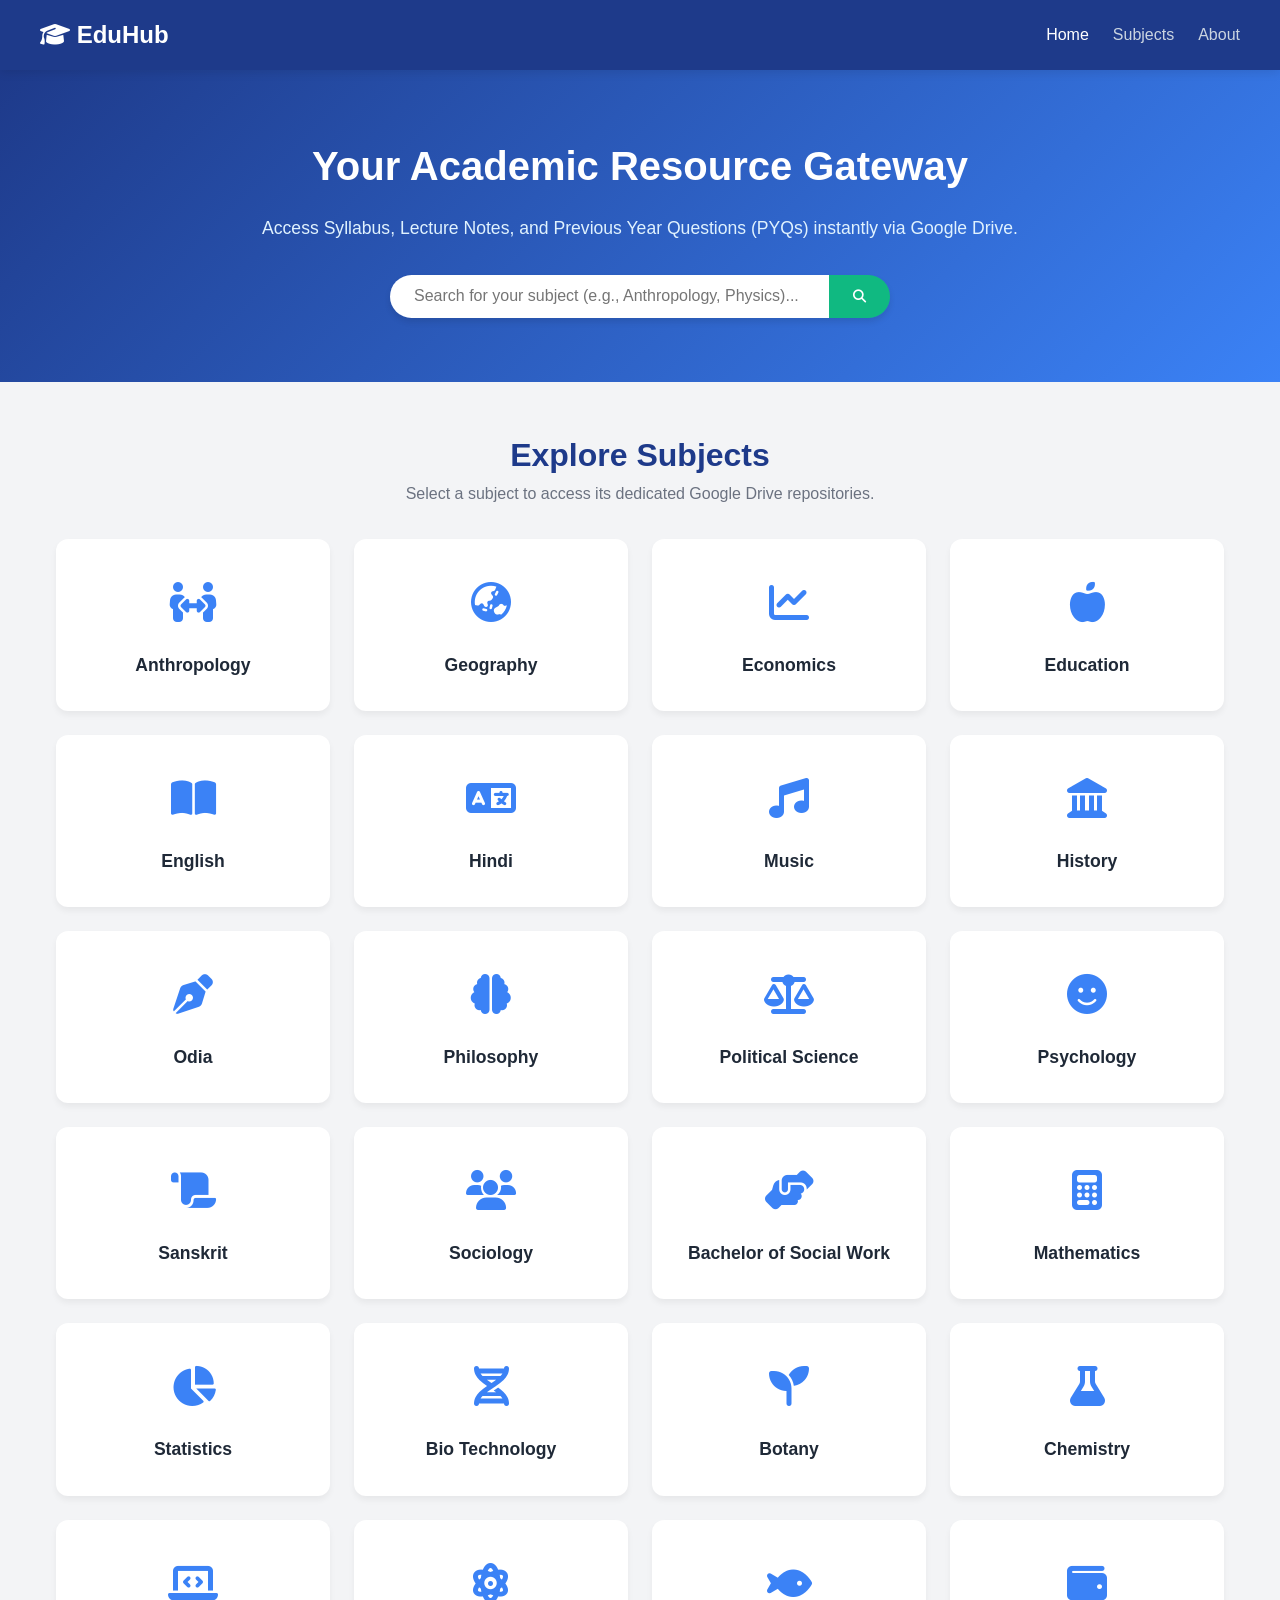
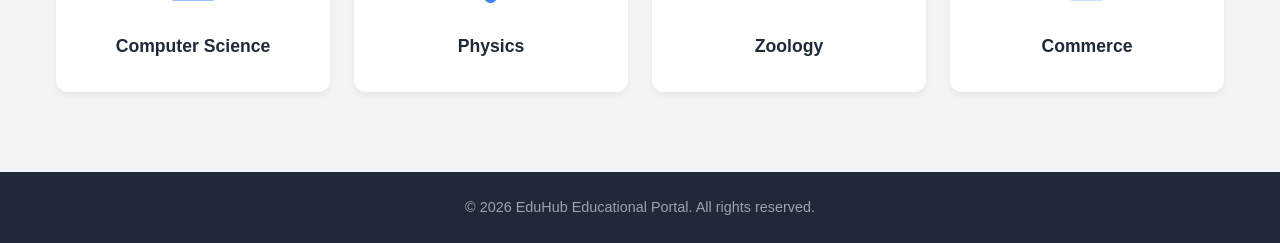
<file: index.html>
<!DOCTYPE html>
<html lang="en">
<head>
    <meta charset="UTF-8">
    <meta name="viewport" content="width=device-width, initial-scale=1.0">
    <title>EduHub | Educational Resource Portal</title>
    <link rel="stylesheet" href="styles.css">
    <link rel="stylesheet" href="https://cdnjs.cloudflare.com/ajax/libs/font-awesome/6.4.0/css/all.min.css">
</head>
<body>

    <nav class="navbar">
        <div class="nav-container">
            <a href="index.html" class="logo"><i class="fas fa-graduation-cap"></i> EduHub</a>
            <ul class="nav-links">
                <li><a href="index.html" class="active">Home</a></li>
                <li><a href="#subjects">Subjects</a></li>
                <li><a href="about.html">About</a></li>
            </ul>
        </div>
    </nav>

    <header class="hero">
        <div class="hero-content">
            <h1>Your Academic Resource Gateway</h1>
            <p>Access Syllabus, Lecture Notes, and Previous Year Questions (PYQs) instantly via Google Drive.</p>
            <div class="search-container">
                <input type="text" id="subjectSearch" placeholder="Search for your subject (e.g., Anthropology, Physics)..." onkeyup="filterSubjects()">
                <button type="button"><i class="fas fa-search"></i></button>
            </div>
        </div>
    </header>

    <main class="subjects-section" id="subjects">
        <h2>Explore Subjects</h2>
        <p class="subtitle">Select a subject to access its dedicated Google Drive repositories.</p>
        
        <div class="subject-grid" id="subjectGrid">
            <a href="subjects/anthropology.html" class="subject-card" data-name="anthropology">
                <div class="card-icon"><i class="fas fa-people-arrows"></i></div>
                <h3>Anthropology</h3>
            </a>
            <a href="subjects/geography.html" class="subject-card" data-name="geography">
                <div class="card-icon"><i class="fas fa-globe-asia"></i></div>
                <h3>Geography</h3>
            </a>
            <a href="subjects/economics.html" class="subject-card" data-name="economics">
                <div class="card-icon"><i class="fas fa-chart-line"></i></div>
                <h3>Economics</h3>
            </a>
            <a href="subjects/education.html" class="subject-card" data-name="education">
                <div class="card-icon"><i class="fas fa-apple-alt"></i></div>
                <h3>Education</h3>
            </a>
            <a href="subjects/english.html" class="subject-card" data-name="english">
                <div class="card-icon"><i class="fas fa-book-open"></i></div>
                <h3>English</h3>
            </a>
            <a href="subjects/hindi.html" class="subject-card" data-name="hindi">
                <div class="card-icon"><i class="fas fa-language"></i></div>
                <h3>Hindi</h3>
            </a>
            <a href="subjects/music.html" class="subject-card" data-name="music">
                <div class="card-icon"><i class="fas fa-music"></i></div>
                <h3>Music</h3>
            </a>
            <a href="subjects/history.html" class="subject-card" data-name="history">
                <div class="card-icon"><i class="fas fa-landmark"></i></div>
                <h3>History</h3>
            </a>
            <a href="subjects/odia.html" class="subject-card" data-name="odia">
                <div class="card-icon"><i class="fas fa-pen-nib"></i></div>
                <h3>Odia</h3>
            </a>
            <a href="subjects/philosophy.html" class="subject-card" data-name="philosophy">
                <div class="card-icon"><i class="fas fa-brain"></i></div>
                <h3>Philosophy</h3>
            </a>
            <a href="subjects/political-science.html" class="subject-card" data-name="political science">
                <div class="card-icon"><i class="fas fa-balance-scale"></i></div>
                <h3>Political Science</h3>
            </a>
            <a href="subjects/psychology.html" class="subject-card" data-name="psychology">
                <div class="card-icon"><i class="fas fa-smile"></i></div>
                <h3>Psychology</h3>
            </a>
            <a href="subjects/sanskrit.html" class="subject-card" data-name="sanskrit">
                <div class="card-icon"><i class="fas fa-scroll"></i></div>
                <h3>Sanskrit</h3>
            </a>
            <a href="subjects/sociology.html" class="subject-card" data-name="sociology">
                <div class="card-icon"><i class="fas fa-users"></i></div>
                <h3>Sociology</h3>
            </a>
            <a href="subjects/bsw.html" class="subject-card" data-name="bachelor of social work bsw">
                <div class="card-icon"><i class="fas fa-hands-helping"></i></div>
                <h3>Bachelor of Social Work</h3>
            </a>

            <a href="subjects/mathematics.html" class="subject-card" data-name="mathematics math">
                <div class="card-icon"><i class="fas fa-calculator"></i></div>
                <h3>Mathematics</h3>
            </a>
            <a href="subjects/statistics.html" class="subject-card" data-name="statistics stats">
                <div class="card-icon"><i class="fas fa-chart-pie"></i></div>
                <h3>Statistics</h3>
            </a>
            <a href="subjects/biotech.html" class="subject-card" data-name="bio technology biotechnology">
                <div class="card-icon"><i class="fas fa-dna"></i></div>
                <h3>Bio Technology</h3>
            </a>
            <a href="subjects/botany.html" class="subject-card" data-name="botany plants">
                <div class="card-icon"><i class="fas fa-seedling"></i></div>
                <h3>Botany</h3>
            </a>
            <a href="subjects/chemistry.html" class="subject-card" data-name="chemistry">
                <div class="card-icon"><i class="fas fa-flask"></i></div>
                <h3>Chemistry</h3>
            </a>
            <a href="subjects/computer-science.html" class="subject-card" data-name="computer science cs it">
                <div class="card-icon"><i class="fas fa-laptop-code"></i></div>
                <h3>Computer Science</h3>
            </a>
            <a href="subjects/physics.html" class="subject-card" data-name="physics">
                <div class="card-icon"><i class="fas fa-atom"></i></div>
                <h3>Physics</h3>
            </a>
            <a href="subjects/zoology.html" class="subject-card" data-name="zoology animals">
                <div class="card-icon"><i class="fas fa-fish"></i></div>
                <h3>Zoology</h3>
            </a>
            <a href="subjects/commerce.html" class="subject-card" data-name="commerce accounting">
                <div class="card-icon"><i class="fas fa-wallet"></i></div>
                <h3>Commerce</h3>
            </a>
        </div>
    </main>

    <footer>
        <p>&copy; 2026 EduHub Educational Portal. All rights reserved.</p>
    </footer>

    <script>
        function filterSubjects() {
            let input = document.getElementById('subjectSearch').value.toLowerCase();
            let cards = document.getElementsByClassName('subject-card');
            
            for (let i = 0; i < cards.length; i++) {
                let name = cards[i].getAttribute('data-name');
                if (name.includes(input)) {
                    cards[i].style.display = "flex";
                } else {
                    cards[i].style.display = "none";
                }
            }
        }
    </script>
</body>
</html>
</file>
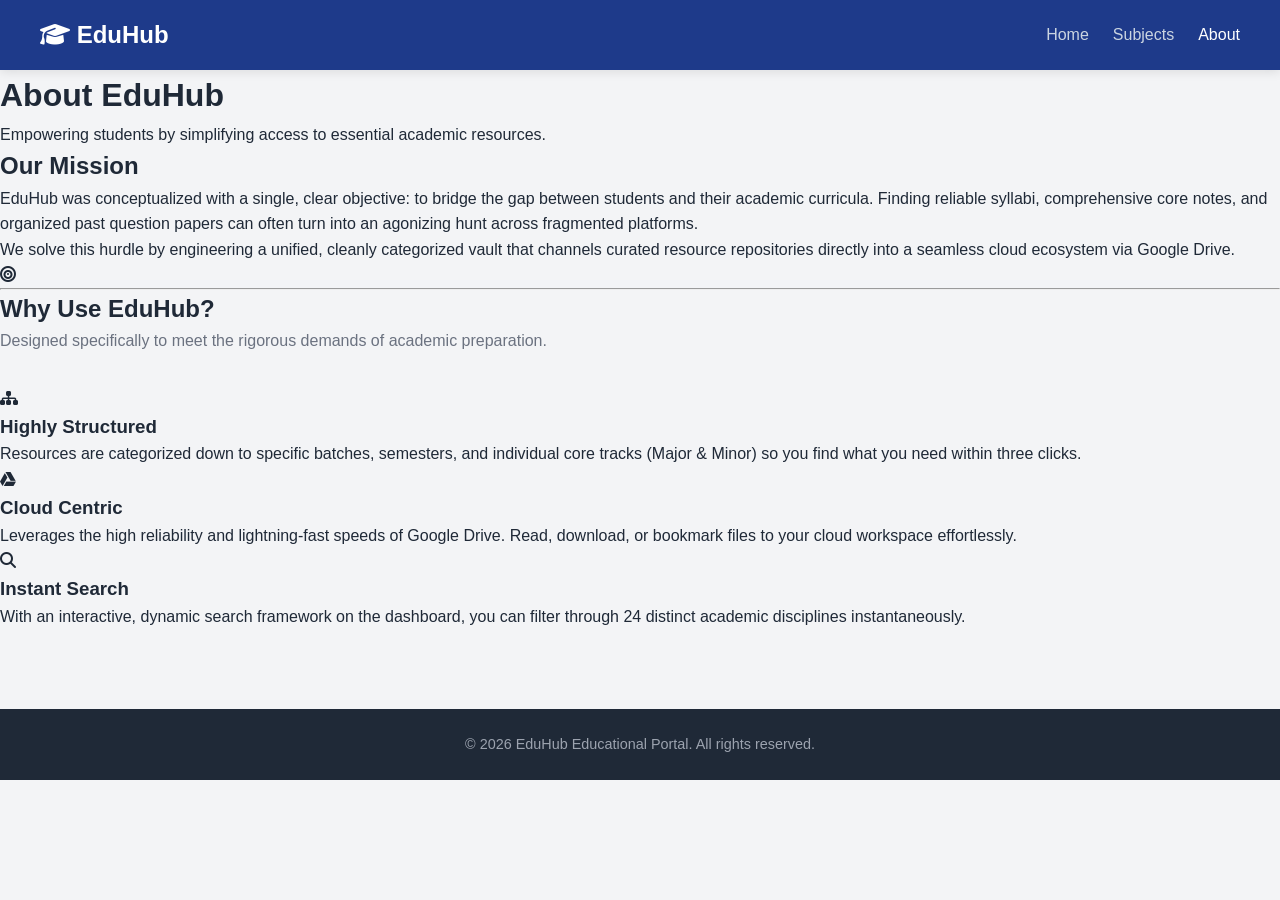
<file: about.html>
<!DOCTYPE html>
<html lang="en">
<head>
    <meta charset="UTF-8">
    <meta name="viewport" content="width=device-width, initial-scale=1.0">
    <title>About Us | EduHub</title>
    <link rel="stylesheet" href="styles.css">
    <link rel="stylesheet" href="https://cdnjs.cloudflare.com/ajax/libs/font-awesome/6.4.0/css/all.min.css">
</head>
<body>

    <nav class="navbar">
        <div class="nav-container">
            <a href="index.html" class="logo"><i class="fas fa-graduation-cap"></i> EduHub</a>
            <ul class="nav-links">
                <li><a href="index.html">Home</a></li>
                <li><a href="index.html#subjects">Subjects</a></li>
                <li><a href="about.html" class="active">About</a></li>
            </ul>
        </div>
    </nav>

    <header class="about-hero">
        <div class="hero-content">
            <h1>About EduHub</h1>
            <p>Empowering students by simplifying access to essential academic resources.</p>
        </div>
    </header>

    <main class="about-container">
        
        <section class="about-section flex-reverse">
            <div class="about-text">
                <h2>Our Mission</h2>
                <div class="accent-line"></div>
                <p>EduHub was conceptualized with a single, clear objective: to bridge the gap between students and their academic curricula. Finding reliable syllabi, comprehensive core notes, and organized past question papers can often turn into an agonizing hunt across fragmented platforms.</p>
                <p>We solve this hurdle by engineering a unified, cleanly categorized vault that channels curated resource repositories directly into a seamless cloud ecosystem via Google Drive.</p>
            </div>
            <div class="about-icon-block">
                <i class="fas fa-bullseye target-icon"></i>
            </div>
        </section>

        <hr class="section-divider">

        <section class="about-features">
            <h2>Why Use EduHub?</h2>
            <p class="subtitle">Designed specifically to meet the rigorous demands of academic preparation.</p>
            
            <div class="features-grid">
                <div class="feature-card">
                    <div class="f-icon"><i class="fas fa-sitemap"></i></div>
                    <h3>Highly Structured</h3>
                    <p>Resources are categorized down to specific batches, semesters, and individual core tracks (Major & Minor) so you find what you need within three clicks.</p>
                </div>

                <div class="feature-card">
                    <div class="f-icon"><i class="fab fa-google-drive"></i></div>
                    <h3>Cloud Centric</h3>
                    <p>Leverages the high reliability and lightning-fast speeds of Google Drive. Read, download, or bookmark files to your cloud workspace effortlessly.</p>
                </div>

                <div class="feature-card">
                    <div class="f-icon"><i class="fas fa-search"></i></div>
                    <h3>Instant Search</h3>
                    <p>With an interactive, dynamic search framework on the dashboard, you can filter through 24 distinct academic disciplines instantaneously.</p>
                </div>
            </div>
        </section>

    </main>

    <footer>
        <p>&copy; 2026 EduHub Educational Portal. All rights reserved.</p>
    </footer>

</body>
</html>
</file>
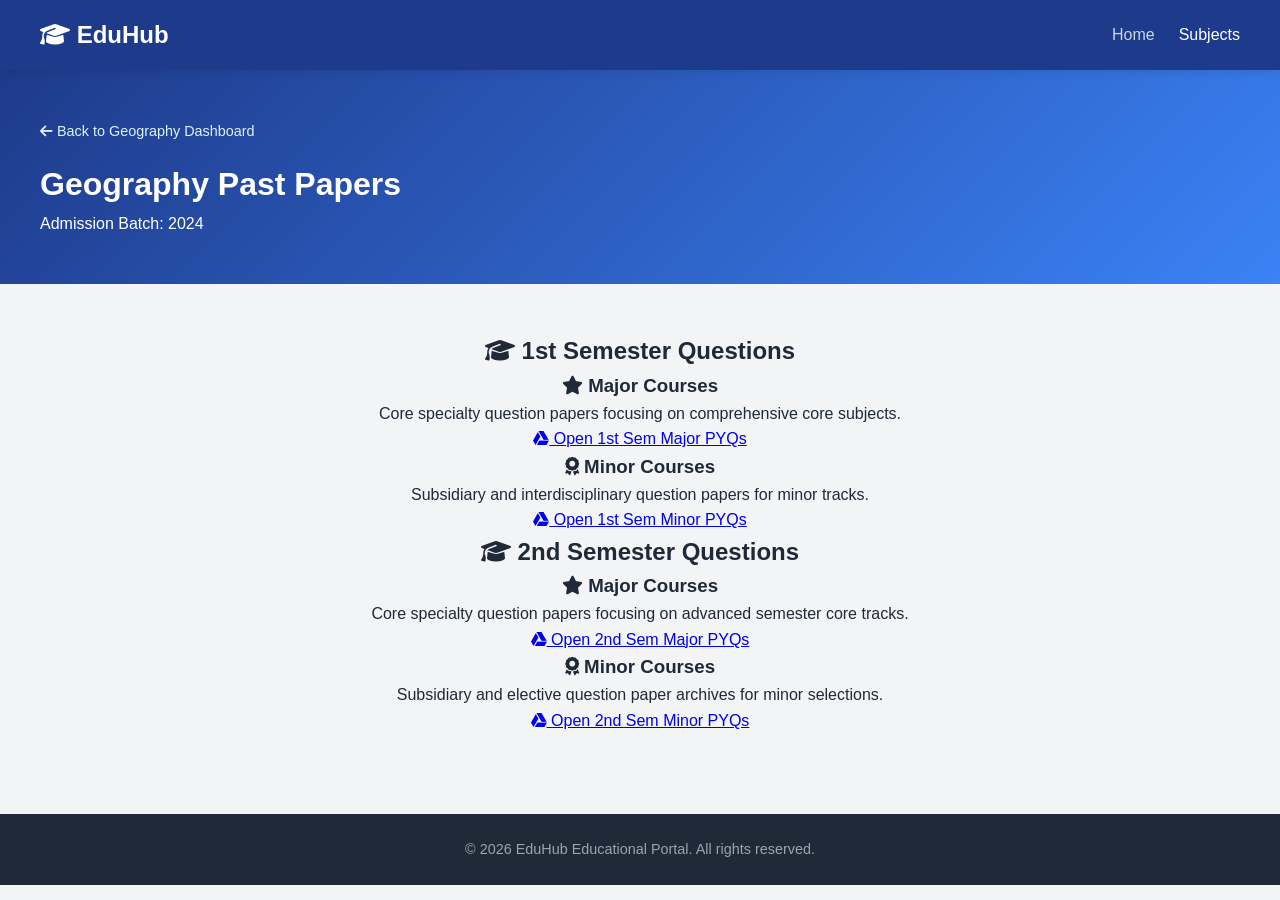
<file: subjects/geography-pyq-2024.html>
<!DOCTYPE html>
<html lang="en">
<head>
    <meta charset="UTF-8">
    <meta name="viewport" content="width=device-width, initial-scale=1.0">
    <title>Geography PYQs - 2024 Batch | EduHub</title>
    <link rel="stylesheet" href="../styles.css">
    <link rel="stylesheet" href="https://cdnjs.cloudflare.com/ajax/libs/font-awesome/6.4.0/css/all.min.css">
</head>
<body>

    <nav class="navbar">
        <div class="nav-container">
            <a href="../index.html" class="logo"><i class="fas fa-graduation-cap"></i> EduHub</a>
            <ul class="nav-links">
                <li><a href="../index.html">Home</a></li>
                <li><a href="../index.html#subjects" class="active">Subjects</a></li>
            </ul>
        </div>
    </nav>

    <header class="subject-hero pyq-page-hero">
        <div class="hero-content">
            <a href="geography.html" class="back-btn"><i class="fas fa-arrow-left"></i> Back to Geography Dashboard</a>
            <h1>Geography Past Papers</h1>
            <p class="batch-subtitle">Admission Batch: <span class="highlight-year">2024</span></p>
        </div>
    </header>

    <main class="resource-container">
        
        <div class="semester-pyq-block">
            <h2 class="sem-heading"><i class="fas fa-graduation-cap"></i> 1st Semester Questions</h2>
            
            <div class="course-split-grid">
                <div class="paper-type-card major-card">
                    <div class="card-header">
                        <h3><i class="fas fa-star"></i> Major Courses</h3>
                    </div>
                    <div class="card-body">
                        <p>Core specialty question papers focusing on comprehensive core subjects.</p>
                        <a href="https://drive.google.com/drive/folders/1wUB4qPfk4JOQXp4iv0U9oIbAnWVPAlSB?usp=sharing" target="_blank" class="pyq-download-link">
                            <i class="fab fa-google-drive"></i> Open 1st Sem Major PYQs
                        </a>
                    </div>
                </div>

                <div class="paper-type-card minor-card">
                    <div class="card-header">
                        <h3><i class="fas fa-award"></i> Minor Courses</h3>
                    </div>
                    <div class="card-body">
                        <p>Subsidiary and interdisciplinary question papers for minor tracks.</p>
                        <a href="https://drive.google.com/your-1st-sem-minor-link" target="_blank" class="pyq-download-link">
                            <i class="fab fa-google-drive"></i> Open 1st Sem Minor PYQs
                        </a>
                    </div>
                </div>
            </div>
        </div>

        <div class="semester-pyq-block">
            <h2 class="sem-heading"><i class="fas fa-graduation-cap"></i> 2nd Semester Questions</h2>
            
            <div class="course-split-grid">
                <div class="paper-type-card major-card">
                    <div class="card-header">
                        <h3><i class="fas fa-star"></i> Major Courses</h3>
                    </div>
                    <div class="card-body">
                        <p>Core specialty question papers focusing on advanced semester core tracks.</p>
                        <a href="https://drive.google.com/your-2nd-sem-major-link" target="_blank" class="pyq-download-link">
                            <i class="fab fa-google-drive"></i> Open 2nd Sem Major PYQs
                        </a>
                    </div>
                </div>

                <div class="paper-type-card minor-card">
                    <div class="card-header">
                        <h3><i class="fas fa-award"></i> Minor Courses</h3>
                    </div>
                    <div class="card-body">
                        <p>Subsidiary and elective question paper archives for minor selections.</p>
                        <a href="https://drive.google.com/your-2nd-sem-minor-link" target="_blank" class="pyq-download-link">
                            <i class="fab fa-google-drive"></i> Open 2nd Sem Minor PYQs
                        </a>
                    </div>
                </div>
            </div>
        </div>

    </main>

    <footer>
        <p>&copy; 2026 EduHub Educational Portal. All rights reserved.</p>
    </footer>

</body>
</html>
</file>
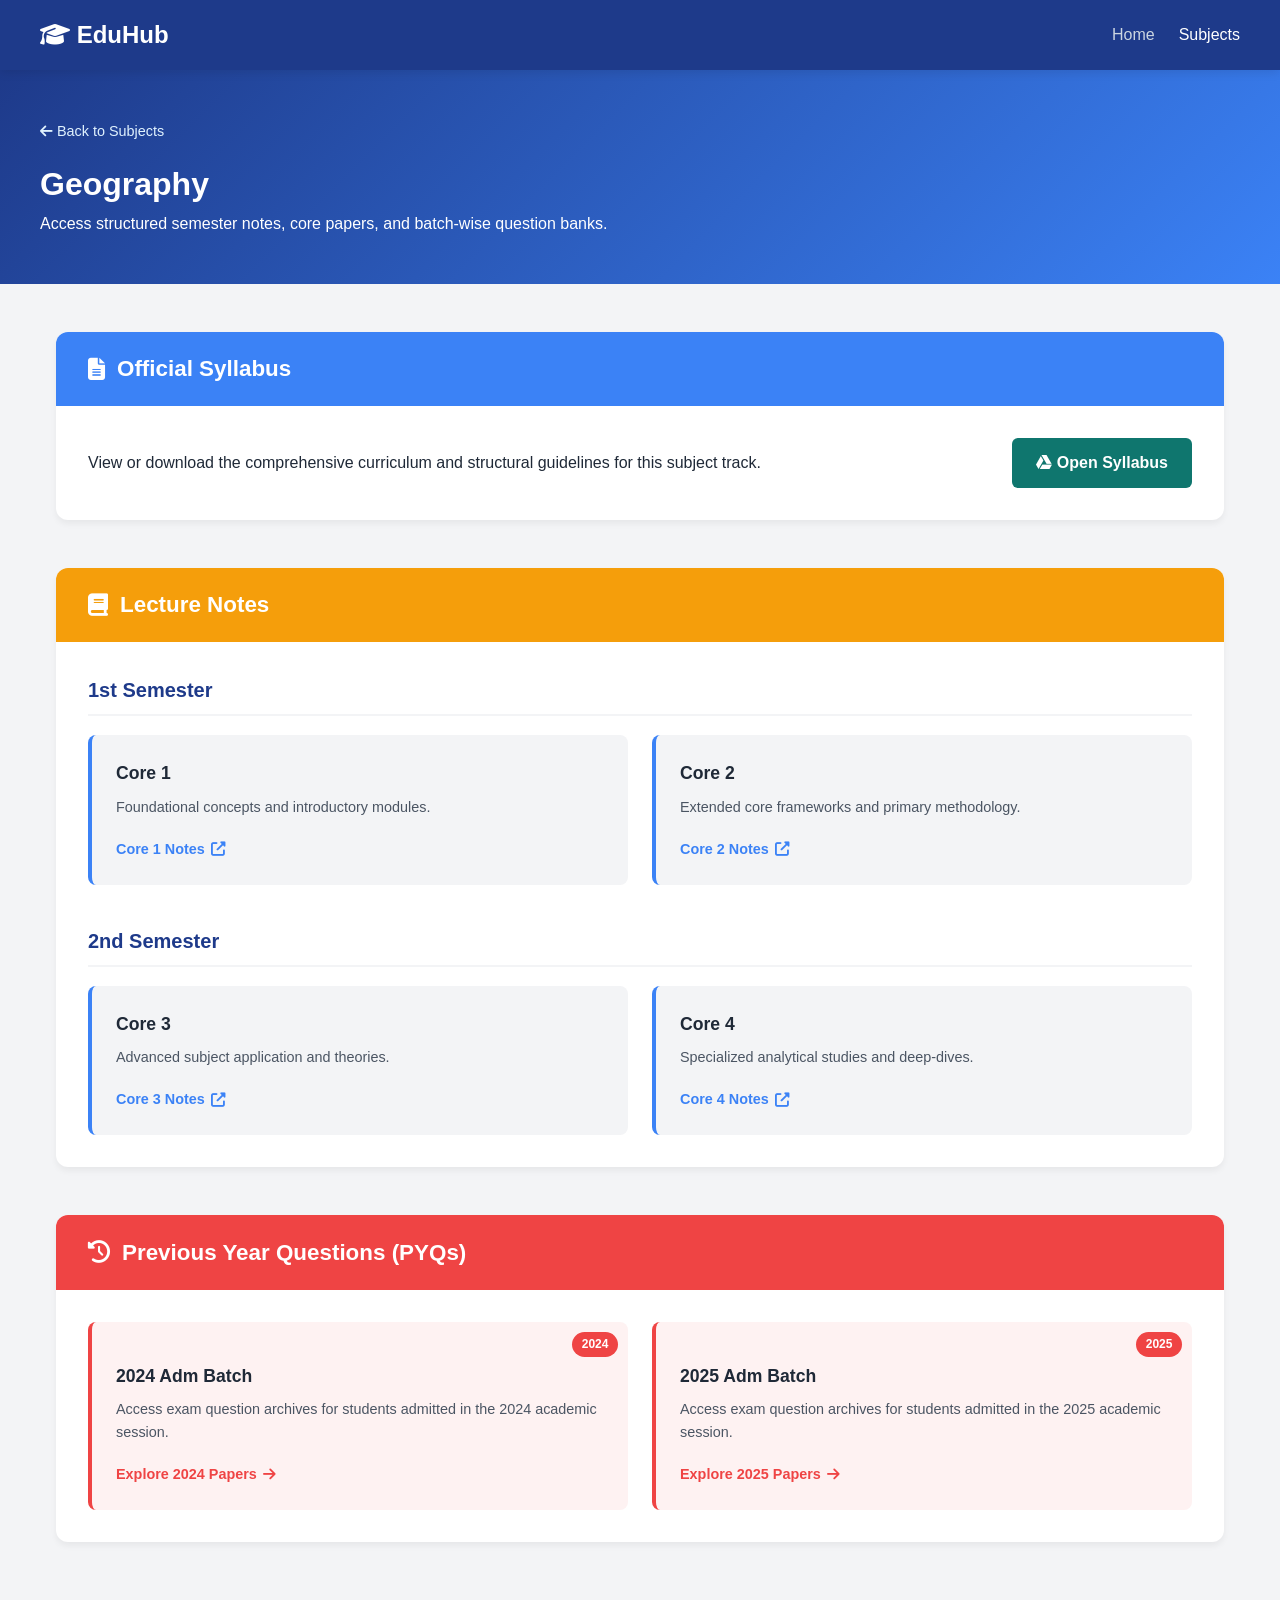
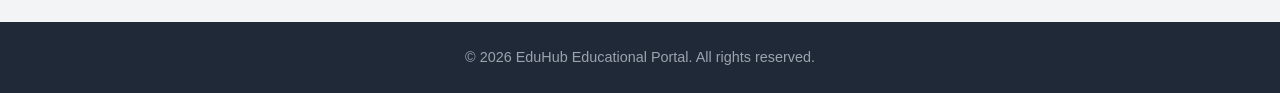
<file: subjects/geography.html>
<!DOCTYPE html>
<html lang="en">
<head>
    <meta charset="UTF-8">
    <meta name="viewport" content="width=device-width, initial-scale=1.0">
    <title>Geography Resources | EduHub</title>
    <link rel="stylesheet" href="../styles.css">
    <link rel="stylesheet" href="https://cdnjs.cloudflare.com/ajax/libs/font-awesome/6.4.0/css/all.min.css">
</head>
<body>

    <nav class="navbar">
        <div class="nav-container">
            <a href="../index.html" class="logo"><i class="fas fa-graduation-cap"></i> EduHub</a>
            <ul class="nav-links">
                <li><a href="../index.html">Home</a></li>
                <li><a href="../index.html#subjects" class="active">Subjects</a></li>
            </ul>
        </div>
    </nav>

    <header class="subject-hero">
        <div class="hero-content">
            <a href="../index.html#subjects" class="back-btn"><i class="fas fa-arrow-left"></i> Back to Subjects</a>
            <h1>Geography</h1>
            <p>Access structured semester notes, core papers, and batch-wise question banks.</p>
        </div>
    </header>

    <main class="resource-container">
        
        <section class="resource-main-section">
            <div class="section-title-bar syllabus-theme">
                <h2><i class="fas fa-file-alt"></i> Official Syllabus</h2>
            </div>
            <div class="syllabus-single-card">
                <p>View or download the comprehensive curriculum and structural guidelines for this subject track.</p>
                <a href="https://drive.google.com/file/d/12p1uulACtO0DcmkLqTTPVRgGPDt3Xgnw/view?usp=sharing" target="_blank" class="drive-btn">
                    <i class="fab fa-google-drive"></i> Open Syllabus
                </a>
            </div>
        </section>

        <section class="resource-main-section">
            <div class="section-title-bar notes-theme">
                <h2><i class="fas fa-book"></i> Lecture Notes</h2>
            </div>
            
            <div class="semester-wrapper">
                <div class="semester-box">
                    <h3>1st Semester</h3>
                    <div class="sub-resource-grid">
                        <div class="nested-card">
                            <h4>Core 1</h4>
                            <p>Foundational concepts and introductory modules.</p>
                            <a href="https://drive.google.com/core-1-notes" target="_blank" class="drive-link-btn">Core 1 Notes <i class="fas fa-external-link-alt"></i></a>
                        </div>
                        <div class="nested-card">
                            <h4>Core 2</h4>
                            <p>Extended core frameworks and primary methodology.</p>
                            <a href="https://drive.google.com/core-2-notes" target="_blank" class="drive-link-btn">Core 2 Notes <i class="fas fa-external-link-alt"></i></a>
                        </div>
                    </div>
                </div>

                <div class="semester-box">
                    <h3>2nd Semester</h3>
                    <div class="sub-resource-grid">
                        <div class="nested-card">
                            <h4>Core 3</h4>
                            <p>Advanced subject application and theories.</p>
                            <a href="https://drive.google.com/core-3-notes" target="_blank" class="drive-link-btn">Core 3 Notes <i class="fas fa-external-link-alt"></i></a>
                        </div>
                        <div class="nested-card">
                            <h4>Core 4</h4>
                            <p>Specialized analytical studies and deep-dives.</p>
                            <a href="https://drive.google.com/core-4-notes" target="_blank" class="drive-link-btn">Core 4 Notes <i class="fas fa-external-link-alt"></i></a>
                        </div>
                    </div>
                </div>
            </div>
        </section>

       <section class="resource-main-section">
    <div class="section-title-bar pyq-theme">
        <h2><i class="fas fa-history"></i> Previous Year Questions (PYQs)</h2>
    </div>
    
    <div class="sub-resource-grid match-equal">
        <div class="nested-card batch-card">
            <div class="batch-badge">2024</div>
            <h3>2024 Adm Batch</h3>
            <p>Access exam question archives for students admitted in the 2024 academic session.</p>
            <a href="geography-pyq-2024.html" class="drive-link-btn paths-btn">Explore 2024 Papers <i class="fas fa-arrow-right"></i></a>
        </div>

        <div class="nested-card batch-card">
            <div class="batch-badge">2025</div>
            <h3>2025 Adm Batch</h3>
            <p>Access exam question archives for students admitted in the 2025 academic session.</p>
            <a href="geography-pyq-2025.html" class="drive-link-btn paths-btn">Explore 2025 Papers <i class="fas fa-arrow-right"></i></a>
        </div>
    </div>
</section>

    </main>

    <footer>
        <p>&copy; 2026 EduHub Educational Portal. All rights reserved.</p>
    </footer>

</body>
</html>
</file>
<file: styles.css>
/* --- Global Reset & Variables --- */
:root {
    --primary-color: #1e3a8a;
    --secondary-color: #3b82f6;
    --accent-color: #10b981;
    --dark-neutral: #1f2937;
    --light-neutral: #f3f4f6;
    --white: #ffffff;
    --font-stack: 'Segoe UI', Tahoma, Geneva, Verdana, sans-serif;
}

* {
    margin: 0;
    padding: 0;
    box-sizing: border-box;
}

body {
    font-family: var(--font-stack);
    background-color: var(--light-neutral);
    color: var(--dark-neutral);
    line-height: 1.6;
}

/* --- Navigation Bar --- */
.navbar {
    background-color: var(--primary-color);
    padding: 1rem 2rem;
    position: sticky;
    top: 0;
    z-index: 1000;
    box-shadow: 0 2px 10px rgba(0,0,0,0.1);
}

.nav-container {
    max-width: 1200px;
    margin: 0 auto;
    display: flex;
    justify-content: space-between;
    align-items: center;
}

.navbar .logo {
    color: var(--white);
    font-size: 1.5rem;
    font-weight: bold;
    text-decoration: none;
}

.nav-links {
    list-style: none;
    display: flex;
    gap: 1.5rem;
}

.nav-links a {
    color: #cbd5e1;
    text-decoration: none;
    font-weight: 500;
    transition: color 0.3s ease;
}

.nav-links a:hover, .nav-links a.active {
    color: var(--white);
}

/* --- Hero Headers --- */
.hero, .subject-hero {
    background: linear-gradient(135deg, var(--primary-color), var(--secondary-color));
    color: var(--white);
    text-align: center;
    padding: 4rem 1rem;
}

.hero h1 {
    font-size: 2.5rem;
    margin-bottom: 1rem;
}

.hero p {
    font-size: 1.1rem;
    margin-bottom: 2rem;
    color: #e0f2fe;
}

/* Search Bar Hook */
.search-container {
    display: flex;
    max-width: 500px;
    margin: 0 auto;
    box-shadow: 0 4px 6px rgba(0,0,0,0.1);
    border-radius: 30px;
    overflow: hidden;
}

.search-container input {
    flex: 1;
    padding: 0.8rem 1.5rem;
    border: none;
    outline: none;
    font-size: 1rem;
}

.search-container button {
    background-color: var(--accent-color);
    color: var(--white);
    border: none;
    padding: 0 1.5rem;
    cursor: pointer;
    transition: background 0.3s;
}

.search-container button:hover {
    background-color: #059669;
}

/* --- Subject Section Grid --- */
.subjects-section, .resource-container {
    max-width: 1200px;
    margin: 3rem auto;
    padding: 0 1rem;
    text-align: center;
}

.subjects-section h2 {
    font-size: 2rem;
    color: var(--primary-color);
}

.subtitle {
    color: #6b7280;
    margin-bottom: 2rem;
}

.subject-grid {
    display: grid;
    grid-template-columns: repeat(auto-fill, minmax(220px, 1fr));
    gap: 1.5rem;
    margin-top: 1rem;
}

.subject-card {
    background-color: var(--white);
    padding: 2rem 1.5rem;
    border-radius: 12px;
    text-decoration: none;
    color: var(--dark-neutral);
    display: flex;
    flex-direction: column;
    align-items: center;
    justify-content: center;
    box-shadow: 0 4px 6px rgba(0,0,0,0.05);
    transition: transform 0.3s ease, box-shadow 0.3s ease;
}

.subject-card:hover {
    transform: translateY(-5px);
    box-shadow: 0 10px 15px rgba(0,0,0,0.1);
}

.card-icon {
    font-size: 2.5rem;
    color: var(--secondary-color);
    margin-bottom: 1rem;
}

.subject-card h3 {
    font-size: 1.1rem;
    font-weight: 600;
}

/* --- Subject Page Custom Additions --- */
.subject-hero {
    text-align: left;
    padding: 3rem 2rem;
}
.subject-hero .hero-content {
    max-width: 1200px;
    margin: 0 auto;
}

.back-btn {
    color: #e0f2fe;
    text-decoration: none;
    display: inline-block;
    margin-bottom: 1rem;
    font-size: 0.9rem;
}

.back-btn:hover {
    color: var(--white);
}

.resource-grid {
    display: grid;
    grid-template-columns: repeat(auto-fit, minmax(300px, 1fr));
    gap: 2rem;
}

.resource-card {
    background: var(--white);
    border-radius: 12px;
    padding: 2.5rem 1.5rem;
    box-shadow: 0 4px 6px rgba(0,0,0,0.05);
    display: flex;
    flex-direction: column;
    align-items: center;
}

.resource-icon {
    width: 70px;
    height: 70px;
    border-radius: 50%;
    display: flex;
    align-items: center;
    justify-content: center;
    font-size: 2rem;
    color: var(--white);
    margin-bottom: 1.5rem;
}

.syllabus-color { background-color: #3b82f6; }
.notes-color { background-color: #f59e0b; }
.pyq-color { background-color: #ef4444; }

.resource-card h3 {
    margin-bottom: 0.5rem;
    font-size: 1.4rem;
}

.resource-card p {
    color: #6b7280;
    font-size: 0.95rem;
    margin-bottom: 1.5rem;
    height: 50px; /* Aligns text cleanly */
}

.download-btn {
    background-color: var(--dark-neutral);
    color: var(--white);
    text-decoration: none;
    padding: 0.7rem 1.5rem;
    border-radius: 25px;
    font-weight: 500;
    font-size: 0.9rem;
    transition: background 0.2s ease;
    display: inline-flex;
    align-items: center;
    gap: 0.5rem;
}

.download-btn:hover {
    background-color: var(--primary-color);
}

/* --- Footer --- */
footer {
    background-color: var(--dark-neutral);
    color: #9ca3af;
    text-align: center;
    padding: 1.5rem;
    margin-top: 5rem;
    font-size: 0.9rem;
}

/* --- Deep Sub-section Architectures --- */
.resource-main-section {
    background-color: var(--white);
    border-radius: 12px;
    margin-bottom: 3rem;
    overflow: hidden;
    box-shadow: 0 4px 6px rgba(0,0,0,0.05);
    text-align: left;
}

.section-title-bar {
    padding: 1.2rem 2rem;
    color: var(--white);
}
.section-title-bar h2 {
    font-size: 1.4rem;
    display: flex;
    align-items: center;
    gap: 0.75rem;
}

.syllabus-theme { background-color: var(--secondary-color); }
.notes-theme { background-color: #f59e0b; }
.pyq-theme { background-color: #ef4444; }

/* Syllabus Single Row UI */
.syllabus-single-card {
    padding: 2rem;
    display: flex;
    justify-content: space-between;
    align-items: center;
    flex-wrap: wrap;
    gap: 1.5rem;
}
.drive-btn {
    background-color: #0f766e;
    color: var(--white);
    text-decoration: none;
    padding: 0.75rem 1.5rem;
    border-radius: 6px;
    font-weight: 600;
    transition: background 0.2s;
}
.drive-btn:hover { background-color: #115e59; }

/* Lecture Notes Semesters styling */
.semester-wrapper {
    padding: 2rem;
    display: flex;
    flex-direction: column;
    gap: 2.5rem;
}
.semester-box h3 {
    font-size: 1.25rem;
    color: var(--primary-color);
    border-bottom: 2px solid var(--light-neutral);
    padding-bottom: 0.5rem;
    margin-bottom: 1.2rem;
}

.sub-resource-grid {
    display: grid;
    grid-template-columns: repeat(auto-fit, minmax(250px, 1fr));
    gap: 1.5rem;
}
.match-equal {
    padding: 2rem;
}

.nested-card {
    background-color: var(--light-neutral);
    padding: 1.5rem;
    border-radius: 8px;
    border-left: 4px solid var(--secondary-color);
    display: flex;
    flex-direction: column;
    justify-content: space-between;
}
.nested-card h4, .nested-card h3 {
    font-size: 1.1rem;
    margin-bottom: 0.5rem;
    color: var(--dark-neutral);
}
.nested-card p {
    font-size: 0.9rem;
    color: #4b5563;
    margin-bottom: 1.2rem;
}

.drive-link-btn {
    color: var(--secondary-color);
    text-decoration: none;
    font-weight: 600;
    font-size: 0.9rem;
    display: inline-flex;
    align-items: center;
    gap: 0.4rem;
    transition: color 0.2s;
}
.drive-link-btn:hover {
    color: var(--primary-color);
}

/* PYQ Admission Batches Styling */
.batch-card {
    position: relative;
    border-left: 4px solid #ef4444;
    background-color: #fef2f2;
    padding-top: 2.5rem;
}
.batch-badge {
    position: absolute;
    top: 10px;
    right: 10px;
    background-color: #ef4444;
    color: var(--white);
    font-size: 0.75rem;
    font-weight: bold;
    padding: 0.2rem 0.6rem;
    border-radius: 20px;
}
.paths-btn {
    color: #ef4444;
}
.paths-btn:hover {
    color: #b91c1c;
}

/* Mobile Responsiveness Viewport adjust */
@media (max-width: 768px) {
    .syllabus-single-card {
        flex-direction: column;
        align-items: flex-start;
    }
    .drive-btn {
        width: 100%;
        text-align: center;
    }

/* --- Batch PYQ Webpage Custom Layout Rules --- */
.pyq-page-hero {
    background: linear-gradient(135deg, #7f1d1d, #ef4444); /* Distinct reddish theme for PYQ pages */
}

.highlight-year {
    background-color: rgba(255, 255, 255, 0.2);
    padding: 0.2rem 0.8rem;
    border-radius: 4px;
    font-weight: bold;
}

.semester-pyq-block {
    background-color: var(--white);
    border-radius: 12px;
    padding: 2.5rem 2rem;
    margin-bottom: 3rem;
    box-shadow: 0 4px 6px rgba(0,0,0,0.05);
    text-align: left;
}

.sem-heading {
    color: var(--dark-neutral);
    font-size: 1.5rem;
    border-bottom: 2px solid var(--light-neutral);
    padding-bottom: 0.75rem;
    margin-bottom: 1.8rem;
    display: flex;
    align-items: center;
    gap: 0.5rem;
}

.course-split-grid {
    display: grid;
    grid-template-columns: repeat(auto-fit, minmax(280px, 1fr));
    gap: 2rem;
}

.paper-type-card {
    border: 1px solid #e5e7eb;
    border-radius: 8px;
    overflow: hidden;
    background-color: #ffffff;
    transition: box-shadow 0.2s ease;
}

.paper-type-card:hover {
    box-shadow: 0 6px 12px rgba(0,0,0,0.05);
}

.paper-type-card .card-header {
    padding: 1rem 1.5rem;
    color: var(--white);
}

/* Major vs Minor Theme Accenting */
.major-card .card-header {
    background-color: #1e3a8a; /* Deep Blue for Major */
}
.minor-card .card-header {
    background-color: #0d9488; /* Teal for Minor */
}

.paper-type-card .card-header h3 {
    font-size: 1.15rem;
    display: flex;
    align-items: center;
    gap: 0.5rem;
}

.paper-type-card .card-body {
    padding: 1.5rem;
}

.paper-type-card .card-body p {
    font-size: 0.9rem;
    color: #4b5563;
    margin-bottom: 1.5rem;
    line-height: 1.5;
}

.pyq-download-link {
    display: block;
    text-align: center;
    background-color: var(--dark-neutral);
    color: var(--white);
    text-decoration: none;
    padding: 0.75rem 1rem;
    border-radius: 6px;
    font-weight: 600;
    font-size: 0.9rem;
    transition: background-color 0.2s ease;
}

.major-card .pyq-download-link:hover {
    background-color: #2563eb;
}

.minor-card .pyq-download-link:hover {
    background-color: #14b8a6;
}

/* --- About Us Page Layout Customizations --- */
.about-hero {
    background: linear-gradient(135deg, #111827, var(--primary-color));
    color: var(--white);
    text-align: center;
    padding: 5rem 1rem;
}

.about-container {
    max-width: 1000px;
    margin: 4rem auto;
    padding: 0 1.5rem;
}

.about-section {
    display: flex;
    align-items: center;
    gap: 3rem;
    margin-bottom: 4rem;
}

.about-text {
    flex: 1.5;
}

.about-text h2 {
    font-size: 2.2rem;
    color: var(--primary-color);
    margin-bottom: 0.5rem;
}

.accent-line {
    width: 60px;
    height: 4px;
    background-color: var(--accent-color);
    border-radius: 2px;
    margin-bottom: 1.5rem;
}

.about-text p {
    font-size: 1.05rem;
    color: #4b5563;
    margin-bottom: 1.2rem;
    line-height: 1.7;
    text-align: justify;
}

.about-icon-block {
    flex: 1;
    display: flex;
    justify-content: center;
    align-items: center;
}

.target-icon {
    font-size: 7rem;
    color: #f59e0b;
    filter: drop-shadow(0 4px 6px rgba(0,0,0,0.1));
}

.section-divider {
    border: 0;
    height: 1px;
    background: #e5e7eb;
    margin: 4rem 0;
}

/* Features Component Layout */
.about-features {
    text-align: center;
}

.about-features h2 {
    font-size: 2rem;
    color: var(--dark-neutral);
    margin-bottom: 0.5rem;
}

.features-grid {
    display: grid;
    grid-template-columns: repeat(auto-fit, minmax(280px, 1fr));
    gap: 2rem;
    margin-top: 3rem;
}

.feature-card {
    background-color: var(--white);
    padding: 2.5rem 1.5rem;
    border-radius: 12px;
    box-shadow: 0 4px 6px rgba(0,0,0,0.05);
    border-top: 4px solid var(--primary-color);
    transition: transform 0.2s;
}

.feature-card:hover {
    transform: translateY(-4px);
}

.f-icon {
    font-size: 2.2rem;
    color: var(--secondary-color);
    margin-bottom: 1rem;
}

.feature-card h3 {
    font-size: 1.25rem;
    margin-bottom: 0.75rem;
    color: var(--dark-neutral);
}

.feature-card p {
    font-size: 0.95rem;
    color: #6b7280;
    line-height: 1.6;
}

/* About Section Responsive Adaptations */
@media (max-width: 768px) {
    .about-section {
        flex-direction: column-reverse;
        gap: 2rem;
    }
    .target-icon {
        font-size: 5rem;
    }
    .about-text h2 {
        font-size: 1.8rem;
    }
}
</file>
